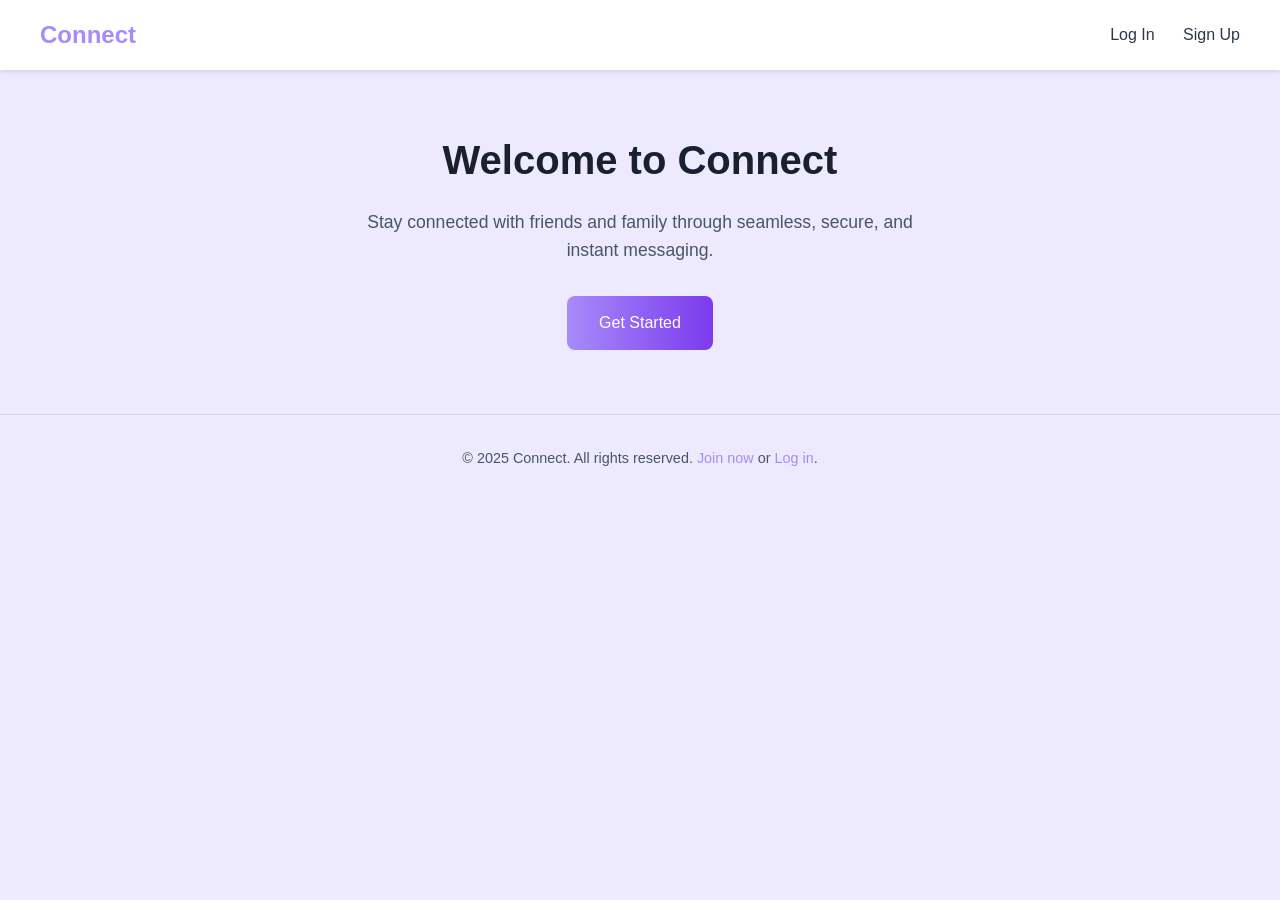
<file: templates/index.html>
<!DOCTYPE html>
<html lang="en">
<head>
    <meta charset="UTF-8">
    <meta name="viewport" content="width=device-width, initial-scale=1.0">
    <meta http-equiv="X-UA-Compatible" content="IE=edge">
    <meta name="description" content="Connect - Stay connected with friends and family through seamless, secure, and instant messaging.">
    <meta name="robots" content="index, follow">
    
    <!-- Security Headers -->
    <meta http-equiv="Content-Security-Policy" content="default-src 'self'; script-src 'self' 'unsafe-inline'; style-src 'self' 'unsafe-inline'; font-src 'self'; img-src 'self' data: https:; connect-src 'self'; frame-ancestors 'none'; base-uri 'self'; form-action 'self';">
    <meta http-equiv="X-Content-Type-Options" content="nosniff">
    <meta http-equiv="X-Frame-Options" content="DENY">
    <meta http-equiv="X-XSS-Protection" content="1; mode=block">
    <meta http-equiv="Referrer-Policy" content="strict-origin-when-cross-origin">
    <meta http-equiv="Permissions-Policy" content="camera=(), microphone=(), geolocation=()">
    
    <title>Connect - Chat App</title>
    <style>
        * {
            margin: 0;
            padding: 0;
            box-sizing: border-box;
        }

        body {
            font-family: 'Inter', -apple-system, BlinkMacSystemFont, 'Segoe UI', Roboto, sans-serif;
            background: #EDE9FE;
            color: #1a202c;
            line-height: 1.6;
        }

        .header {
            background: white;
            padding: 1rem 2rem;
            box-shadow: 0 2px 4px rgba(0, 0, 0, 0.1);
            position: fixed;
            width: 100%;
            top: 0;
            z-index: 1000;
        }

        .nav {
            max-width: 1200px;
            margin: 0 auto;
            display: flex;
            justify-content: space-between;
            align-items: center;
        }

        .logo {
            font-size: 1.5rem;
            font-weight: 600;
            color: #A78BFA;
        }

        .nav-links a {
            color: #2d3748;
            text-decoration: none;
            margin-left: 1.5rem;
            font-weight: 500;
            transition: color 0.2s ease;
        }

        .nav-links a:hover {
            color: #A78BFA;
        }

        .hero {
            max-width: 1200px;
            margin: 8rem auto 4rem;
            text-align: center;
            padding: 0 1rem;
        }

        .hero h1 {
            font-size: 2.5rem;
            font-weight: 700;
            margin-bottom: 1rem;
        }

        .hero p {
            font-size: 1.1rem;
            color: #4a5568;
            margin-bottom: 2rem;
            max-width: 600px;
            margin-left: auto;
            margin-right: auto;
        }

        .cta-button {
            display: inline-block;
            padding: 0.875rem 2rem;
            background: linear-gradient(90deg, #A78BFA, #7C3AED);
            color: white;
            text-decoration: none;
            border-radius: 8px;
            font-size: 1rem;
            font-weight: 500;
            transition: background 0.3s ease, transform 0.2s ease;
        }

        .cta-button:hover {
            background: linear-gradient(90deg, #7C3AED, #6D28D9);
            transform: translateY(-2px);
        }

        .cta-button:active {
            transform: translateY(0);
        }

        .footer {
            text-align: center;
            padding: 2rem;
            color: #4a5568;
            font-size: 0.9rem;
            border-top: 1px solid #d4d8e8;
        }

        .footer a {
            color: #A78BFA;
            text-decoration: none;
            font-weight: 500;
        }

        .footer a:hover {
            text-decoration: underline;
        }

        @media (max-width: 768px) {
            .hero h1 {
                font-size: 2rem;
            }

            .nav-links a {
                margin-left: 1rem;
            }
        }

        @media (max-width: 480px) {
            .header {
                padding: 1rem;
            }

            .hero {
                margin: 6rem auto 2rem;
            }

            .hero h1 {
                font-size: 1.75rem;
            }

            .hero p {
                font-size: 1rem;
            }

            .nav-links a {
                font-size: 0.9rem;
            }
        }
    </style>
</head>
<body>
    <header class="header">
        <nav class="nav">
            <div class="logo">Connect</div>
            <div class="nav-links">
                <a href="/login">Log In</a>
                <a href="/signup">Sign Up</a>
            </div>
        </nav>
    </header>
    <main class="hero">
        <h1>Welcome to Connect</h1>
        <p>Stay connected with friends and family through seamless, secure, and instant messaging.</p>
        <a href="/signup" class="cta-button">Get Started</a>
    </main>
    <footer class="footer">
        &copy; 2025 Connect. All rights reserved. <a href="/signup">Join now</a> or <a href="/login">Log in</a>.
    </footer>
</body>
</html>
</file>
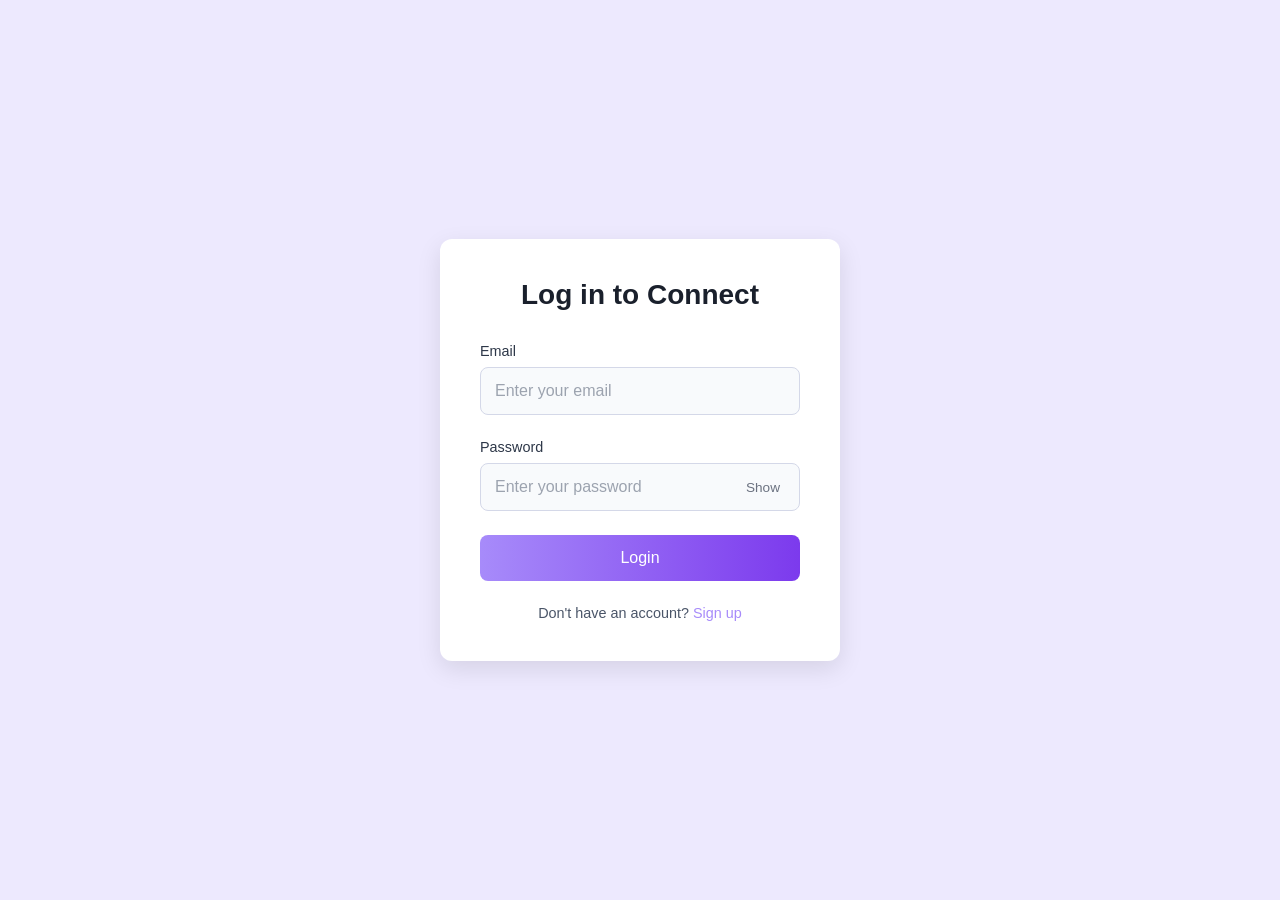
<file: templates/login.html>
<!DOCTYPE html>
<html lang="en">
<head>
  <meta charset="UTF-8">
  <meta name="viewport" content="width=device-width, initial-scale=1.0">
  <meta http-equiv="X-UA-Compatible" content="IE=edge">
  <meta name="description" content="Connect - Login to your account">
  <meta name="robots" content="noindex, nofollow">
  
  <!-- Security Headers -->
  <meta http-equiv="Content-Security-Policy" content="default-src 'self'; script-src 'self'; style-src 'self' 'unsafe-inline'; font-src 'self'; img-src 'self' data:; connect-src 'self'; frame-ancestors 'none'; base-uri 'self'; form-action 'self';">
  <meta http-equiv="X-Content-Type-Options" content="nosniff">
  <meta http-equiv="X-Frame-Options" content="DENY">
  <meta http-equiv="X-XSS-Protection" content="1; mode=block">
  <meta http-equiv="Referrer-Policy" content="strict-origin-when-cross-origin">
  <meta http-equiv="Permissions-Policy" content="camera=(), microphone=(), geolocation=()">
  
  <title>Connect - Login</title>
  <style>
    * {
      margin: 0;
      padding: 0;
      box-sizing: border-box;
    }

    body {
      font-family: 'Inter', -apple-system, BlinkMacSystemFont, 'Segoe UI', Roboto, sans-serif;
      background: #EDE9FE;
      display: flex;
      justify-content: center;
      align-items: center;
      min-height: 100vh;
    }

    .container {
      background: white;
      padding: 2.5rem;
      border-radius: 12px;
      box-shadow: 0 8px 24px rgba(0, 0, 0, 0.1);
      width: 100%;
      max-width: 400px;
      transition: transform 0.3s ease;
    }

    .container:hover {
      transform: translateY(-5px);
    }

    h1 {
      text-align: center;
      font-size: 1.75rem;
      font-weight: 600;
      color: #1a202c;
      margin-bottom: 2rem;
    }

    .form-group {
      margin-bottom: 1.5rem;
    }

    label {
      display: block;
      font-size: 0.9rem;
      font-weight: 500;
      color: #2d3748;
      margin-bottom: 0.5rem;
    }

    .input-wrapper {
      position: relative;
    }

    input {
      width: 100%;
      padding: 0.875rem;
      border: 1px solid #d4d8e8;
      border-radius: 8px;
      font-size: 1rem;
      color: #1a202c;
      background-color: #f8fafc;
      transition: border-color 0.2s ease, box-shadow 0.2s ease;
    }

    input:focus {
      outline: none;
      border-color: #A78BFA;
      box-shadow: 0 0 0 3px rgba(167, 139, 250, 0.1);
    }

    input::placeholder {
      color: #9ca3af;
    }

    input.invalid {
      border-color: #dc2626;
    }

    .toggle-password {
      position: absolute;
      right: 0.75rem;
      top: 50%;
      transform: translateY(-50%);
      background: none;
      border: none;
      cursor: pointer;
      color: #6b7280;
      font-size: 0.85rem;
      font-weight: 500;
      padding: 0.25rem 0.5rem;
      transition: color 0.2s ease;
    }

    .toggle-password:hover {
      color: #A78BFA;
    }

    button[type="submit"] {
      width: 100%;
      padding: 0.875rem;
      background: linear-gradient(90deg, #A78BFA, #7C3AED);
      color: white;
      border: none;
      border-radius: 8px;
      font-size: 1rem;
      font-weight: 500;
      cursor: pointer;
      transition: background 0.3s ease, transform 0.2s ease;
    }

    button[type="submit"]:hover {
      background: linear-gradient(90deg, #7C3AED, #6D28D9);
      transform: translateY(-2px);
    }

    button[type="submit"]:active {
      transform: translateY(0);
    }

    button[type="submit"]:disabled {
      opacity: 0.6;
      cursor: not-allowed;
      transform: none;
    }

    .server-error {
      color: #dc2626;
      font-size: 0.9rem;
      text-align: center;
      margin-bottom: 1rem;
      display: none;
    }

    .link {
      text-align: center;
      margin-top: 1.5rem;
      font-size: 0.9rem;
      color: #4a5568;
    }

    .link a {
      color: #A78BFA;
      text-decoration: none;
      font-weight: 500;
    }

    .link a:hover {
      text-decoration: underline;
    }

    .error-message {
      color: #dc2626;
      font-size: 0.85rem;
      margin-top: 0.5rem;
      display: none;
    }

    @media (max-width: 480px) {
      .container {
        padding: 1.5rem;
        margin: 1rem;
      }

      h1 {
        font-size: 1.5rem;
      }
    }
  </style>
</head>
<body>
  <div class="container">
    <h1>Log in to Connect</h1>
    <div id="serverError" class="server-error" role="alert" aria-live="polite"></div>
    
    <form id="loginForm" action="/login" method="POST" novalidate>
      <!-- CSRF Token (should be generated by server) -->
      <input type="hidden" name="_csrf" id="csrfToken" value="">
      
      <div class="form-group">
        <label for="email">Email</label>
        <input 
          type="email" 
          name="email" 
          id="email" 
          placeholder="Enter your email" 
          required
          autocomplete="email"
          aria-describedby="emailError"
          maxlength="100"
        >
        <div id="emailError" class="error-message" role="alert"></div>
      </div>

      <div class="form-group">
        <label for="password">Password</label>
        <div class="input-wrapper">
          <input 
            type="password" 
            name="password" 
            id="password" 
            placeholder="Enter your password" 
            required
            autocomplete="current-password"
            aria-describedby="passwordError"
            minlength="8"
            maxlength="50"
          >
          <button type="button" class="toggle-password" onclick="togglePassword('password', this)" aria-label="Toggle password visibility">Show</button>
        </div>
        <div id="passwordError" class="error-message" role="alert"></div>
      </div>

      <button type="submit" id="submitBtn">Login</button>
    </form>

    <div class="link">
      Don't have an account? <a href="/signup">Sign up</a>
    </div>
  </div>

  <script>
    // Security: Sanitize input to prevent XSS
    function sanitizeInput(input) {
      const div = document.createElement('div');
      div.textContent = input;
      return div.innerHTML;
    }

    // Security: Validate email format
    function validateEmail(email) {
      const emailRegex = /^[^\s@]+@[^\s@]+\.[^\s@]+$/;
      return emailRegex.test(email) && email.length <= 100;
    }

    // Security: Validate password
    function validatePassword(password) {
      return password.length >= 8 && password.length <= 50;
    }

    // Toggle password visibility
    function togglePassword(inputId, button) {
      const input = document.getElementById(inputId);
      const isPassword = input.type === 'password';
      input.type = isPassword ? 'text' : 'password';
      button.textContent = isPassword ? 'Hide' : 'Show';
      button.setAttribute('aria-label', isPassword ? 'Hide password' : 'Show password');
    }

    // Show error message
    function showError(elementId, message) {
      const errorElement = document.getElementById(elementId);
      errorElement.textContent = message;
      errorElement.style.display = 'block';
    }

    // Hide error message
    function hideError(elementId) {
      const errorElement = document.getElementById(elementId);
      errorElement.style.display = 'none';
    }

    // Show server error
    function showServerError(message) {
      const serverError = document.getElementById('serverError');
      serverError.textContent = message;
      serverError.style.display = 'block';
    }

    // Real-time validation on blur
    document.getElementById('email').addEventListener('blur', function() {
      const email = this.value.trim();
      if (!email) {
        showError('emailError', 'Email is required');
        this.classList.add('invalid');
      } else if (!validateEmail(email)) {
        showError('emailError', 'Please enter a valid email address');
        this.classList.add('invalid');
      } else {
        hideError('emailError');
        this.classList.remove('invalid');
      }
    });

    document.getElementById('password').addEventListener('blur', function() {
      const password = this.value;
      if (!password) {
        showError('passwordError', 'Password is required');
        this.classList.add('invalid');
      } else if (!validatePassword(password)) {
        showError('passwordError', 'Password must be 8-50 characters');
        this.classList.add('invalid');
      } else {
        hideError('passwordError');
        this.classList.remove('invalid');
      }
    });

    // Form submission with validation
    document.getElementById('loginForm').addEventListener('submit', function(event) {
      event.preventDefault();
      
      const email = document.getElementById('email').value.trim();
      const password = document.getElementById('password').value;
      const submitBtn = document.getElementById('submitBtn');
      
      let hasErrors = false;

      // Validate email
      if (!email) {
        showError('emailError', 'Email is required');
        document.getElementById('email').classList.add('invalid');
        hasErrors = true;
      } else if (!validateEmail(email)) {
        showError('emailError', 'Please enter a valid email address');
        document.getElementById('email').classList.add('invalid');
        hasErrors = true;
      } else {
        hideError('emailError');
        document.getElementById('email').classList.remove('invalid');
      }

      // Validate password
      if (!password) {
        showError('passwordError', 'Password is required');
        document.getElementById('password').classList.add('invalid');
        hasErrors = true;
      } else if (!validatePassword(password)) {
        showError('passwordError', 'Password must be 8-50 characters');
        document.getElementById('password').classList.add('invalid');
        hasErrors = true;
      } else {
        hideError('passwordError');
        document.getElementById('password').classList.remove('invalid');
      }

      if (!hasErrors) {
        // Disable submit button to prevent double submission
        submitBtn.disabled = true;
        submitBtn.textContent = 'Logging in...';
        
        // Submit the form
        this.submit();
      }
    });

    // Security: Prevent form resubmission on page load
    if (window.history.replaceState) {
      window.history.replaceState(null, null, window.location.href);
    }
  </script>
</body>
</html>
</file>
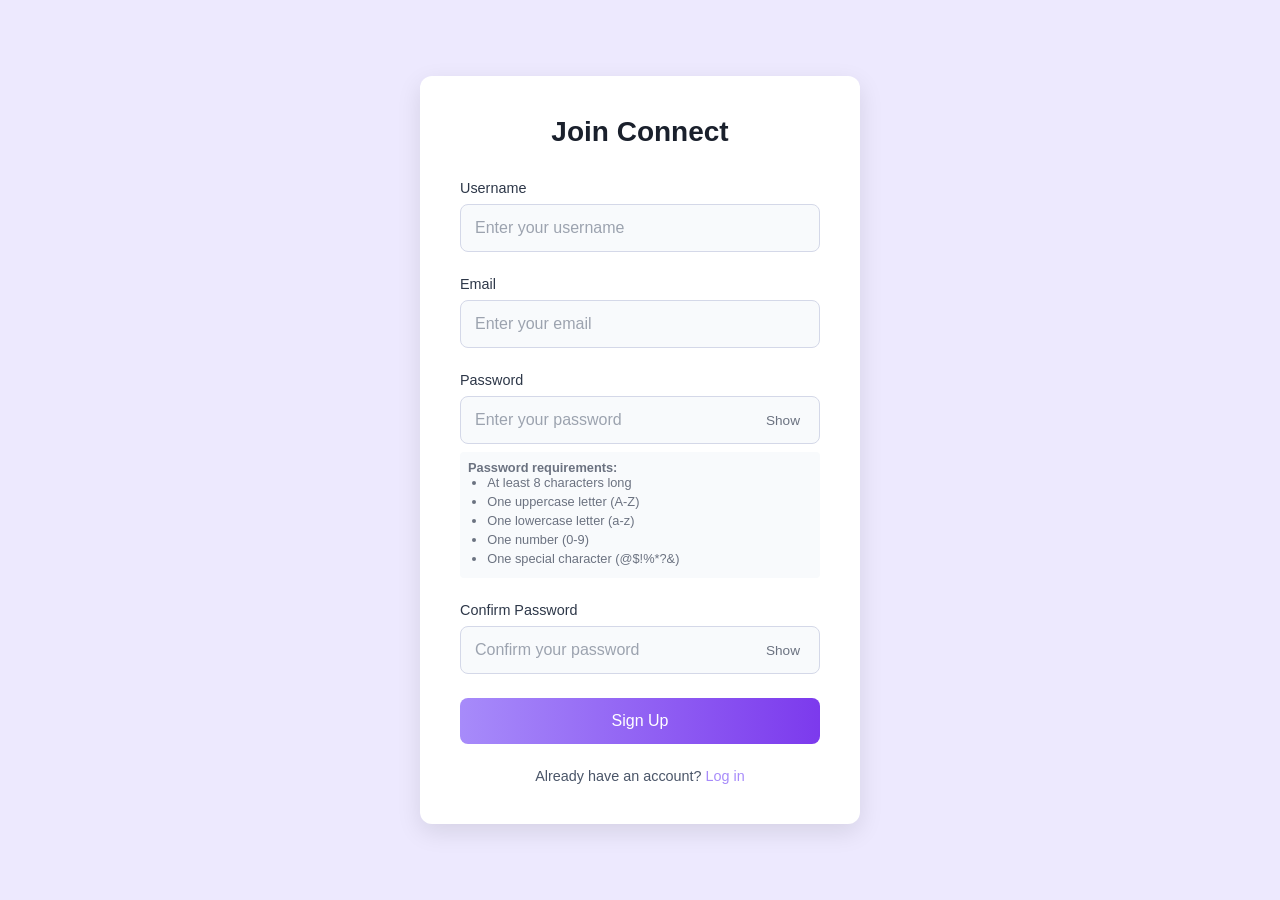
<file: templates/signup.html>
<!DOCTYPE html>
<html lang="en">
<head>
    <meta charset="UTF-8">
    <meta name="viewport" content="width=device-width, initial-scale=1.0">
    <meta http-equiv="X-UA-Compatible" content="IE=edge">
    <meta name="description" content="Connect - Create your account">
    <meta name="robots" content="noindex, nofollow">
    
    <!-- Security Headers -->
    <meta http-equiv="Content-Security-Policy" content="default-src 'self'; script-src 'self'; style-src 'self' 'unsafe-inline'; font-src 'self'; img-src 'self' data:; connect-src 'self'; frame-ancestors 'none'; base-uri 'self'; form-action 'self';">
    <meta http-equiv="X-Content-Type-Options" content="nosniff">
    <meta http-equiv="X-Frame-Options" content="DENY">
    <meta http-equiv="X-XSS-Protection" content="1; mode=block">
    <meta http-equiv="Referrer-Policy" content="strict-origin-when-cross-origin">
    <meta http-equiv="Permissions-Policy" content="camera=(), microphone=(), geolocation=()">
    
    <title>Connect - Signup</title>
    <style>
        * {
            margin: 0;
            padding: 0;
            box-sizing: border-box;
        }

        body {
            font-family: 'Inter', -apple-system, BlinkMacSystemFont, 'Segoe UI', Roboto, sans-serif;
            background: #EDE9FE;
            display: flex;
            justify-content: center;
            align-items: center;
            min-height: 100vh;
        }

        .container {
            background: white;
            padding: 2.5rem;
            border-radius: 12px;
            box-shadow: 0 8px 24px rgba(0, 0, 0, 0.1);
            width: 100%;
            max-width: 440px;
            transition: transform 0.3s ease;
        }

        .container:hover {
            transform: translateY(-5px);
        }

        h1 {
            text-align: center;
            font-size: 1.75rem;
            font-weight: 600;
            color: #1a202c;
            margin-bottom: 2rem;
        }

        .form-group {
            margin-bottom: 1.5rem;
        }

        label {
            display: block;
            font-size: 0.9rem;
            font-weight: 500;
            color: #2d3748;
            margin-bottom: 0.5rem;
        }

        .input-wrapper {
            position: relative;
        }

        input {
            width: 100%;
            padding: 0.875rem;
            border: 1px solid #d4d8e8;
            border-radius: 8px;
            font-size: 1rem;
            color: #1a202c;
            background-color: #f8fafc;
            transition: border-color 0.2s ease, box-shadow 0.2s ease;
        }

        input:focus {
            outline: none;
            border-color: #A78BFA;
            box-shadow: 0 0 0 3px rgba(167, 139, 250, 0.1);
        }

        input::placeholder {
            color: #9ca3af;
        }

        input.invalid {
            border-color: #dc2626;
        }

        .toggle-password {
            position: absolute;
            right: 0.75rem;
            top: 50%;
            transform: translateY(-50%);
            background: none;
            border: none;
            cursor: pointer;
            color: #6b7280;
            font-size: 0.85rem;
            font-weight: 500;
            padding: 0.25rem 0.5rem;
            transition: color 0.2s ease;
        }

        .toggle-password:hover {
            color: #A78BFA;
        }

        button[type="submit"] {
            width: 100%;
            padding: 0.875rem;
            background: linear-gradient(90deg, #A78BFA, #7C3AED);
            color: white;
            border: none;
            border-radius: 8px;
            font-size: 1rem;
            font-weight: 500;
            cursor: pointer;
            transition: background 0.3s ease, transform 0.2s ease;
        }

        button[type="submit"]:hover {
            background: linear-gradient(90deg, #7C3AED, #6D28D9);
            transform: translateY(-2px);
        }

        button[type="submit"]:active {
            transform: translateY(0);
        }

        button[type="submit"]:disabled {
            opacity: 0.6;
            cursor: not-allowed;
            transform: none;
        }

        .error {
            color: #dc2626;
            font-size: 0.85rem;
            margin-top: 0.5rem;
            display: none;
        }

        .server-error {
            color: #dc2626;
            font-size: 0.9rem;
            text-align: center;
            margin-bottom: 1rem;
            display: none;
        }

        .link {
            text-align: center;
            margin-top: 1.5rem;
            font-size: 0.9rem;
            color: #4a5568;
        }

        .link a {
            color: #A78BFA;
            text-decoration: none;
            font-weight: 500;
        }

        .link a:hover {
            text-decoration: underline;
        }

        .password-requirements {
            font-size: 0.8rem;
            color: #6b7280;
            margin-top: 0.5rem;
            padding: 0.5rem;
            background: #f8fafc;
            border-radius: 4px;
        }

        .password-requirements ul {
            margin: 0;
            padding-left: 1.2rem;
        }

        .password-requirements li {
            margin-bottom: 0.25rem;
        }

        @media (max-width: 480px) {
            .container {
                padding: 1.5rem;
                margin: 1rem;
            }

            h1 {
                font-size: 1.5rem;
            }
        }
    </style>
</head>
<body>
    <div class="container">
        <h1>Join Connect</h1>
        <div id="serverError" class="server-error" role="alert" aria-live="polite"></div>
        
        <form id="signupForm" action="/signup" method="POST" novalidate>
            <!-- CSRF Token (should be generated by server) -->
            <input type="hidden" name="_csrf" id="csrfToken" value="">
            
            <div class="form-group">
                <label for="username">Username</label>
                <input 
                    type="text" 
                    id="username" 
                    name="username" 
                    required 
                    placeholder="Enter your username"
                    autocomplete="username"
                    aria-describedby="usernameError"
                    minlength="3"
                    maxlength="20"
                    pattern="^[a-zA-Z0-9_]{3,20}$"
                >
                <div id="usernameError" class="error" role="alert"></div>
            </div>
            
            <div class="form-group">
                <label for="email">Email</label>
                <input 
                    type="email" 
                    id="email" 
                    name="email" 
                    required 
                    placeholder="Enter your email"
                    autocomplete="email"
                    aria-describedby="emailError"
                    maxlength="100"
                >
                <div id="emailError" class="error" role="alert"></div>
            </div>
            
            <div class="form-group">
                <label for="password">Password</label>
                <div class="input-wrapper">
                    <input 
                        type="password" 
                        id="password" 
                        name="password" 
                        required 
                        placeholder="Enter your password"
                        autocomplete="new-password"
                        aria-describedby="passwordError passwordRequirements"
                        minlength="8"
                        maxlength="50"
                    >
                    <button type="button" class="toggle-password" onclick="togglePassword('password', this)" aria-label="Toggle password visibility">Show</button>
                </div>
                <div id="passwordError" class="error" role="alert"></div>
                <div id="passwordRequirements" class="password-requirements">
                    <strong>Password requirements:</strong>
                    <ul>
                        <li>At least 8 characters long</li>
                        <li>One uppercase letter (A-Z)</li>
                        <li>One lowercase letter (a-z)</li>
                        <li>One number (0-9)</li>
                        <li>One special character (@$!%*?&)</li>
                    </ul>
                </div>
            </div>
            
            <div class="form-group">
                <label for="repassword">Confirm Password</label>
                <div class="input-wrapper">
                    <input 
                        type="password" 
                        id="repassword" 
                        name="repassword" 
                        required 
                        placeholder="Confirm your password"
                        autocomplete="new-password"
                        aria-describedby="repasswordError"
                        minlength="8"
                        maxlength="50"
                    >
                    <button type="button" class="toggle-password" onclick="togglePassword('repassword', this)" aria-label="Toggle password visibility">Show</button>
                </div>
                <div id="repasswordError" class="error" role="alert"></div>
            </div>
            
            <button type="submit" id="submitBtn">Sign Up</button>
        </form>
        
        <div class="link">
            Already have an account? <a href="/login">Log in</a>
        </div>
    </div>

    <script>
        // Security: Sanitize input to prevent XSS
        function sanitizeInput(input) {
            const div = document.createElement('div');
            div.textContent = input;
            return div.innerHTML;
        }

        // Security: Validate username
        function validateUsername(username) {
            const usernameRegex = /^[a-zA-Z0-9_]{3,20}$/;
            if (!username) return "Username is required";
            if (username.length < 3) return "Username must be at least 3 characters long";
            if (username.length > 20) return "Username must be 20 characters or less";
            if (!usernameRegex.test(username)) return "Username can only contain letters, numbers, and underscores";
            return "";
        }

        // Security: Validate email format
        function validateEmail(email) {
            const emailRegex = /^[^\s@]+@[^\s@]+\.[^\s@]+$/;
            if (!email) return "Email is required";
            if (email.length > 100) return "Email must be 100 characters or less";
            if (!emailRegex.test(email)) return "Please enter a valid email address";
            return "";
        }

        // Security: Validate password with strength requirements
        function validatePassword(password) {
            const passwordRegex = /^(?=.*[a-z])(?=.*[A-Z])(?=.*\d)(?=.*[@$!%*?&])[A-Za-z\d@$!%*?&]{8,50}$/;
            if (!password) return "Password is required";
            if (!passwordRegex.test(password)) {
                return "Password must be 8-50 characters long, with at least one uppercase letter, one lowercase letter, one number, and one special character";
            }
            return "";
        }

        // Security: Validate confirm password
        function validateConfirmPassword(password, repassword) {
            if (!repassword) return "Confirm password is required";
            if (password !== repassword) return "Passwords do not match";
            return "";
        }

        // Toggle password visibility
        function togglePassword(inputId, button) {
            const input = document.getElementById(inputId);
            const isPassword = input.type === 'password';
            input.type = isPassword ? 'text' : 'password';
            button.textContent = isPassword ? 'Hide' : 'Show';
            button.setAttribute('aria-label', isPassword ? 'Hide password' : 'Show password');
        }

        // Show error message
        function showError(elementId, message) {
            const errorElement = document.getElementById(elementId);
            errorElement.textContent = message;
            errorElement.style.display = 'block';
        }

        // Hide error message
        function hideError(elementId) {
            const errorElement = document.getElementById(elementId);
            errorElement.style.display = 'none';
        }

        // Show server error
        function showServerError(message) {
            const serverError = document.getElementById('serverError');
            serverError.textContent = message;
            serverError.style.display = 'block';
        }

        // Real-time validation on blur
        const inputs = {
            username: document.getElementById('username'),
            email: document.getElementById('email'),
            password: document.getElementById('password'),
            repassword: document.getElementById('repassword')
        };

        const errors = {
            username: document.getElementById('usernameError'),
            email: document.getElementById('emailError'),
            password: document.getElementById('passwordError'),
            repassword: document.getElementById('repasswordError')
        };

        Object.keys(inputs).forEach(field => {
            inputs[field].addEventListener('blur', function() {
                validateField(field);
            });
        });

        function validateField(field) {
            const value = inputs[field].value.trim();
            let error = "";

            if (field === "username") error = validateUsername(value);
            if (field === "email") error = validateEmail(value);
            if (field === "password") error = validatePassword(value);
            if (field === "repassword") error = validateConfirmPassword(inputs.password.value, value);

            if (error) {
                showError(field + 'Error', error);
                inputs[field].classList.add('invalid');
            } else {
                hideError(field + 'Error');
                inputs[field].classList.remove('invalid');
            }
        }

        // Form submission with validation
        document.getElementById('signupForm').addEventListener('submit', async function(event) {
            event.preventDefault();
            
            const submitBtn = document.getElementById('submitBtn');
            
            // Validate all fields
            const usernameError = validateUsername(inputs.username.value.trim());
            const emailError = validateEmail(inputs.email.value.trim());
            const passwordError = validatePassword(inputs.password.value);
            const repasswordError = validateConfirmPassword(inputs.password.value, inputs.repassword.value);

            // Show/hide errors
            if (usernameError) {
                showError('usernameError', usernameError);
                inputs.username.classList.add('invalid');
            } else {
                hideError('usernameError');
                inputs.username.classList.remove('invalid');
            }

            if (emailError) {
                showError('emailError', emailError);
                inputs.email.classList.add('invalid');
            } else {
                hideError('emailError');
                inputs.email.classList.remove('invalid');
            }

            if (passwordError) {
                showError('passwordError', passwordError);
                inputs.password.classList.add('invalid');
            } else {
                hideError('passwordError');
                inputs.password.classList.remove('invalid');
            }

            if (repasswordError) {
                showError('repasswordError', repasswordError);
                inputs.repassword.classList.add('invalid');
            } else {
                hideError('repasswordError');
                inputs.repassword.classList.remove('invalid');
            }

            // If no errors, submit the form
            if (!usernameError && !emailError && !passwordError && !repasswordError) {
                // Disable submit button to prevent double submission
                submitBtn.disabled = true;
                submitBtn.textContent = 'Creating account...';

                const data = {
                    username: inputs.username.value.trim(),
                    email: inputs.email.value.trim(),
                    password: inputs.password.value,
                    repassword: inputs.repassword.value
                };

                try {
                    const response = await fetch('/signup', {
                        method: 'POST',
                        headers: { 
                            'Content-Type': 'application/json',
                            'X-Requested-With': 'XMLHttpRequest'
                        },
                        body: JSON.stringify(data)
                    });

                    const result = await response.json();
                    
                    if (!result.success) {
                        showServerError(result.message);
                        submitBtn.disabled = false;
                        submitBtn.textContent = 'Sign Up';
                    } else {
                        // Success - redirect to login
                        window.location.href = "/login?registered=true";
                    }
                } catch (error) {
                    showServerError('An error occurred. Please try again.');
                    submitBtn.disabled = false;
                    submitBtn.textContent = 'Sign Up';
                }
            }
        });

        // Security: Prevent form resubmission on page load
        if (window.history.replaceState) {
            window.history.replaceState(null, null, window.location.href);
        }
    </script>
</body>
</html>
</file>
